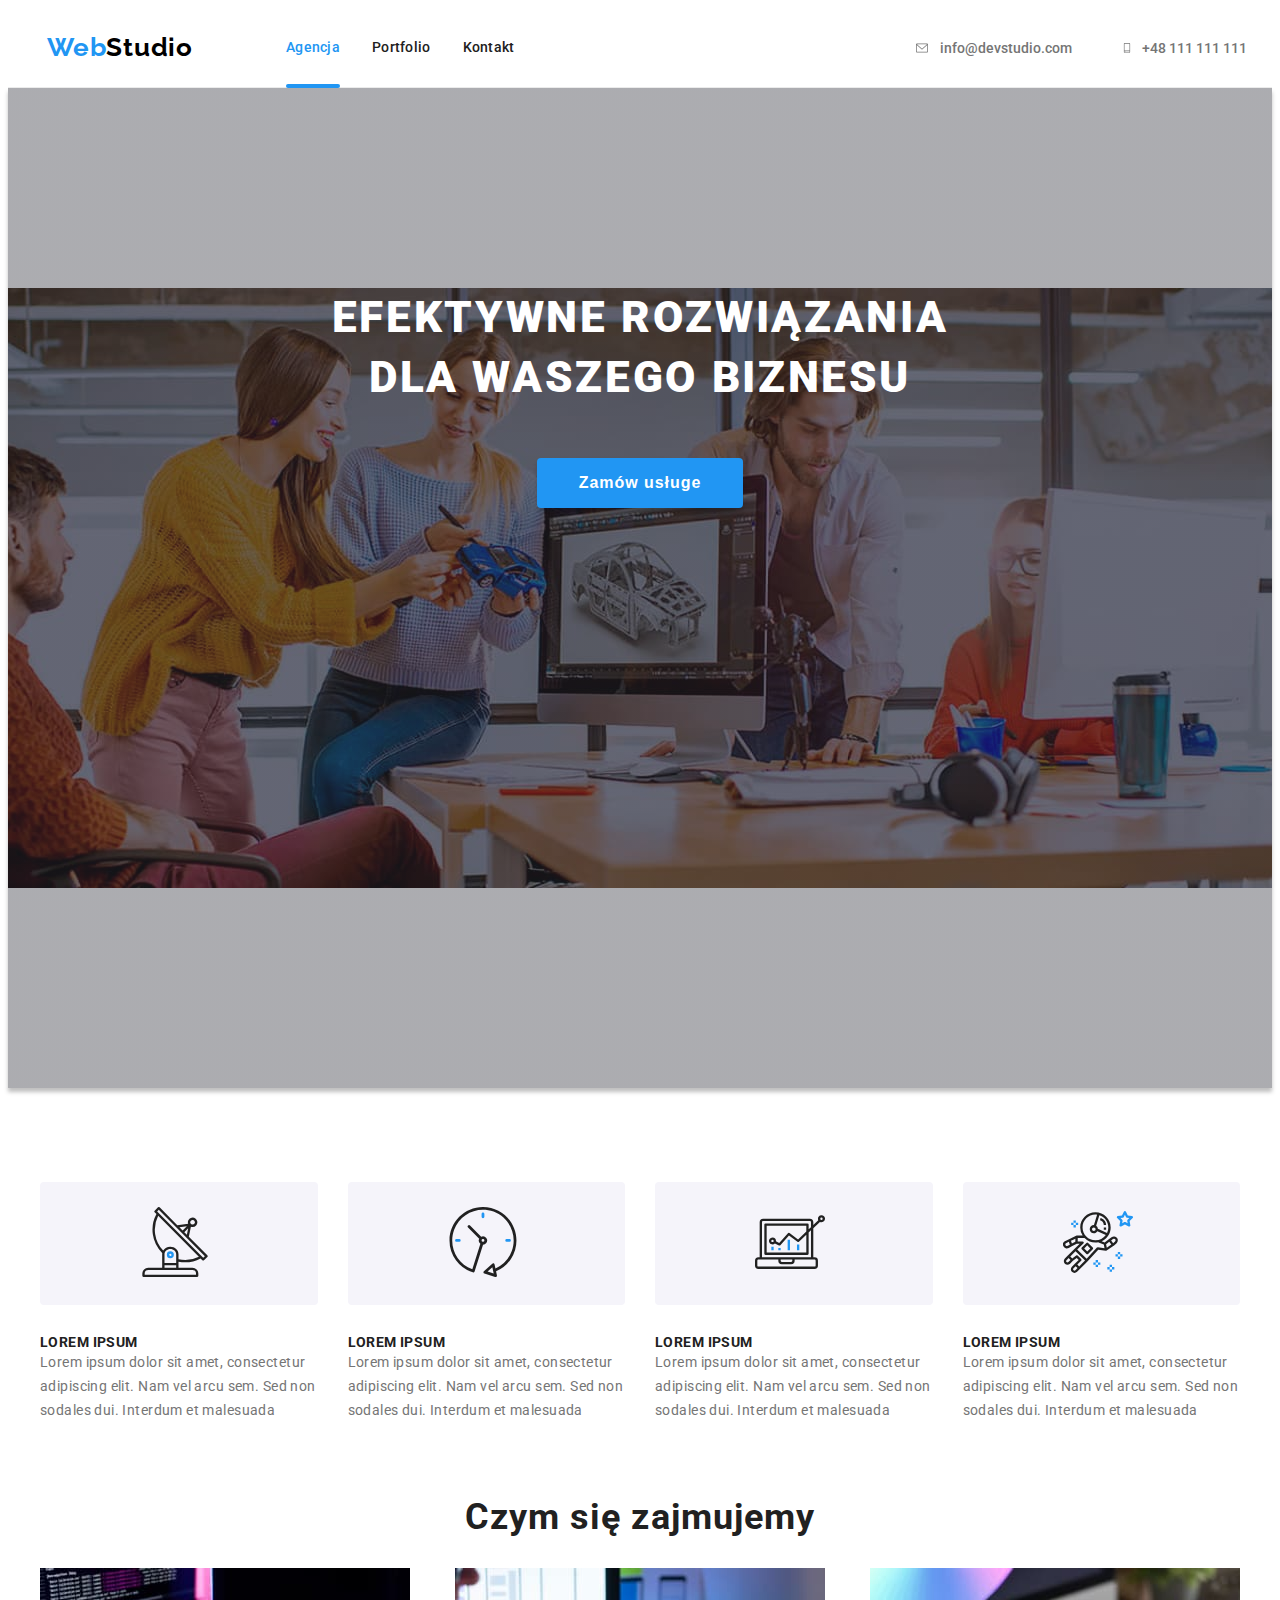
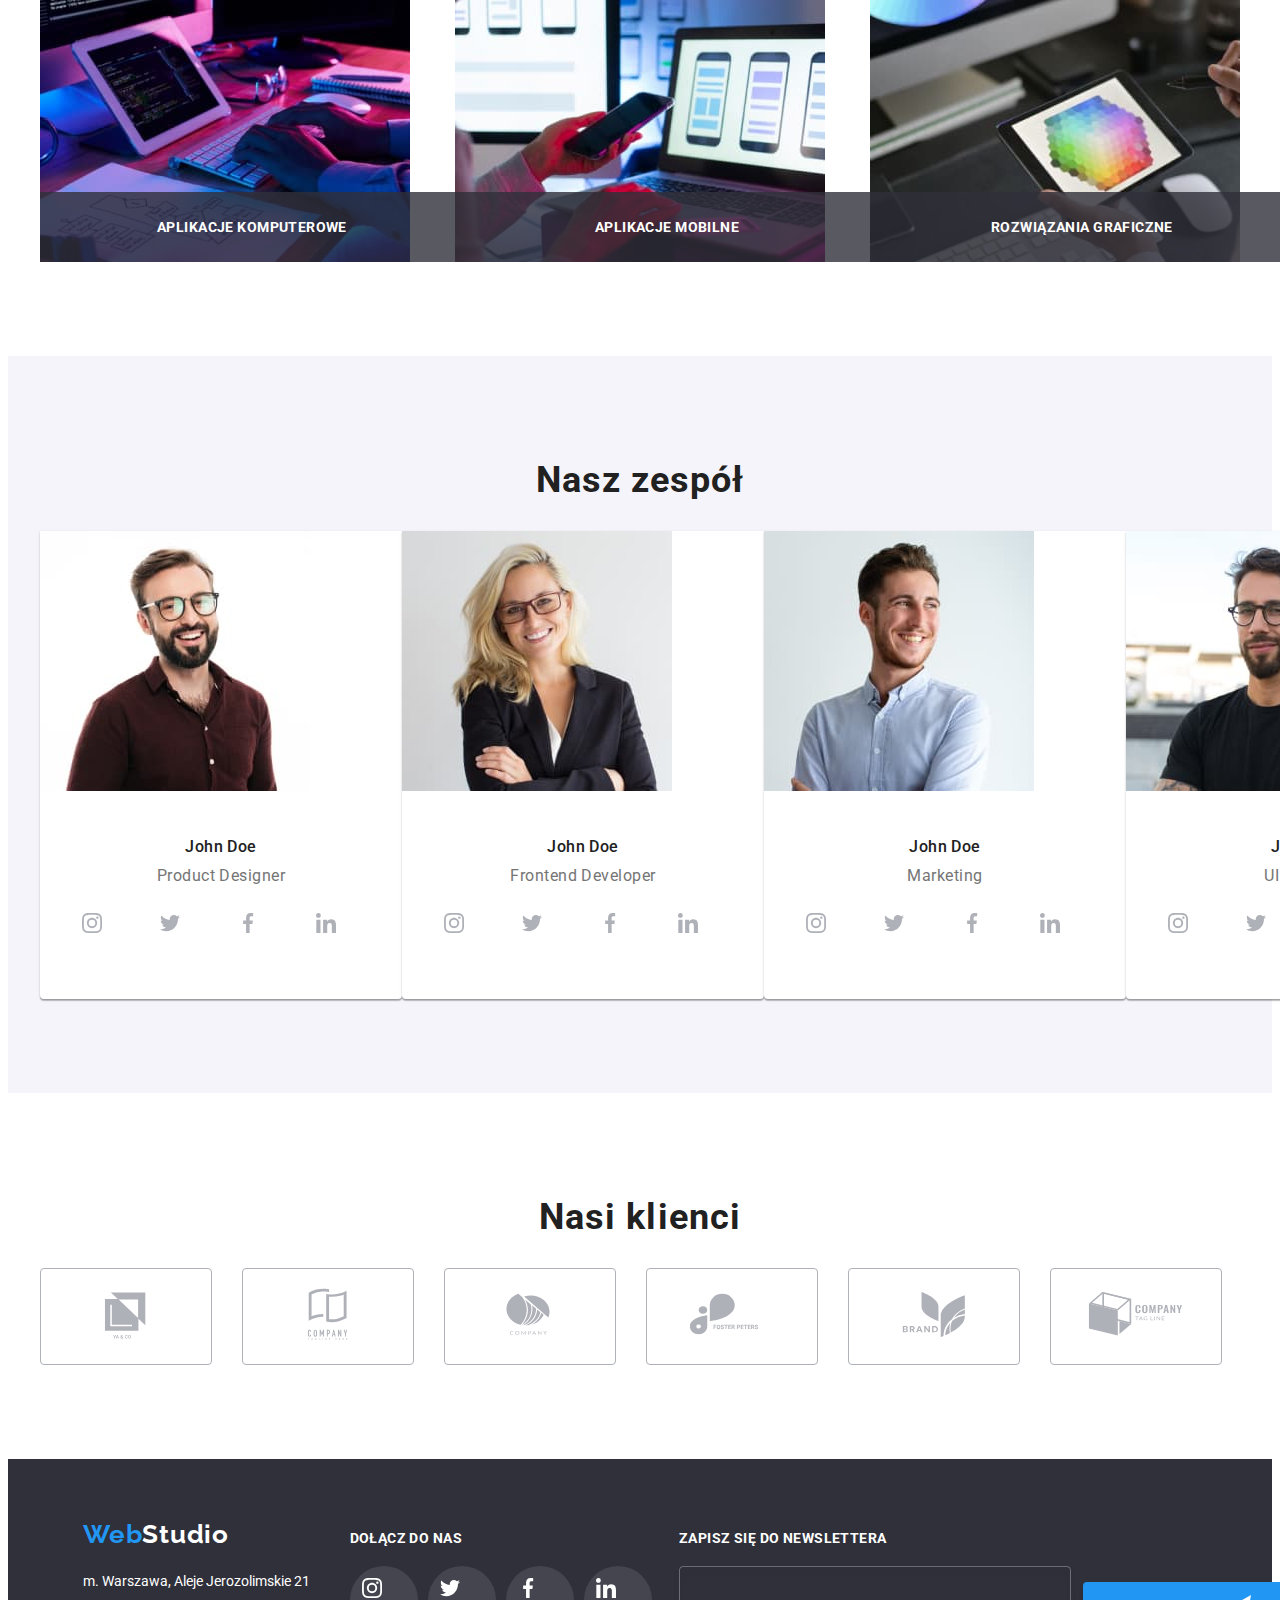
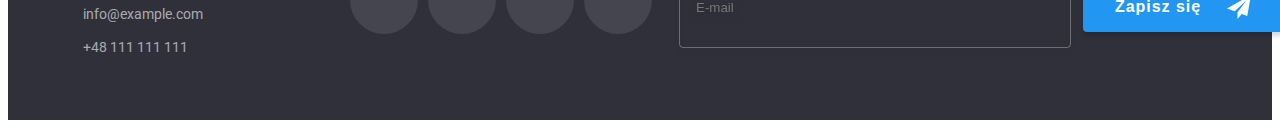
<file: index.html>
<!DOCTYPE html>
<html lang="pl">
  <head>
    <meta charset="UTF-8" />
    <meta http-equiv="X-UA-Compatible" content="IE=edge" />
    <meta name="viewport" content="width=device-width, initial-scale=1.0" />
    <link rel="preconnect" href="https://fonts.googleapis.com" />
    <link rel="preconnect" href="https://fonts.gstatic.com" crossorigin />
    <link
      href="https://fonts.googleapis.com/css2?family=Raleway:wght@700&family=Roboto:wght@400;500;700;900&display=swap"
      rel="stylesheet"
    />
    <link
      rel="stylesheet"
      href="https://cdnjs.cloudflare.com/ajax/libs/modern-normalize/1.1.0/modern-normalize.min.css"
      integrity="sha512-wpPYUAdjBVSE4KJnH1VR1HeZfpl1ub8YT/NKx4PuQ5NmX2tKuGu6U/JRp5y+Y8XG2tV+wKQpNHVUX03MfMFn9Q=="
      crossorigin="anonymous"
      referrerpolicy="no-referrer"
    />
    <link rel="stylesheet" href="css/styles.css" />
    <title>Studio</title>
  </head>
  <body>
    <header class="page-header">
      <div class="container">
        <div class="navbar">
          <a class="logo-text" href="./index.html"
            ><span class="logo-text-color">Web</span>Studio</a
          >
          <nav>
            <ul class="main-nav-list">
              <li class="main-nav-item">
                <a class="main-nav-link active" href="./index.html">Agencja</a>
              </li>
              <li class="main-nav-item">
                <a class="main-nav-link" href="./portfolio.html">Portfolio</a>
              </li>
              <li class="main-nav-item">
                <a class="main-nav-link" href="#">Kontakt</a>
              </li>
            </ul>
          </nav>

          <ul class="contact-link-list">
            <li class="contact-link-item">
              <a class="main-nav-contact-link" href="mailto:info@devstudio.com"
                ><svg class="contact-icon" width="16" height="12">
                  <use href="./images/icons.svg#icon-envelope"></use>
                </svg>
                info@devstudio.com</a
              >
            </li>
            <li class="contact-link-item">
              <a class="main-nav-contact-link" href="tel:+48111111111"
                ><svg class="contact-icon" width="10" height="16">
                  <use href="./images/icons.svg#icon-smartphone"></use>
                </svg>
                +48 111 111 111</a
              >
            </li>
          </ul>
        </div>
      </div>
    </header>
    <main>
      <!-- HERO -->
      <section class="hero-section">
        <div class="container">
          <h1 class="hero-heading">
            EFEKTYWNE ROZWIĄZANIA DLA WASZEGO BIZNESU
          </h1>
          <button
            data-modal-open
            class="button-style button-hero"
            type="button"
          >
            Zamów usługe
          </button>
        </div>
      </section>

      <!-- CZYM SIĘ ZAJMUJEMY -->
      <section class="section">
        <div class="container">
          <ul class="text-cards">
            <li class="text-card">
              <div class="box-icon">
                <svg class="icon-antenna" width="70" height="70">
                  <use href="./images/icons.svg#icon-antenna"></use>
                </svg>
              </div>

              <p class="card-title">LOREM IPSUM</p>
              <p class="card-text">
                Lorem ipsum dolor sit amet, consectetur adipiscing elit. Nam vel
                arcu sem. Sed non sodales dui. Interdum et malesuada
              </p>
            </li>
            <li class="text-card">
              <div class="box-icon">
                <svg class="icon-clock" width="70" height="70">
                  <use href="./images/icons.svg#icon-clock"></use>
                </svg>
              </div>
              <p class="card-title">LOREM IPSUM</p>
              <p class="card-text">
                Lorem ipsum dolor sit amet, consectetur adipiscing elit. Nam vel
                arcu sem. Sed non sodales dui. Interdum et malesuada
              </p>
            </li>
            <li class="text-card">
              <div class="box-icon">
                <svg class="icon-diagram" width="70" height="70">
                  <use href="./images/icons.svg#icon-diagram"></use>
                </svg>
              </div>
              <p class="card-title">LOREM IPSUM</p>
              <p class="card-text">
                Lorem ipsum dolor sit amet, consectetur adipiscing elit. Nam vel
                arcu sem. Sed non sodales dui. Interdum et malesuada
              </p>
            </li>
            <li class="text-card">
              <div class="box-icon">
                <svg class="icon-astronaut" width="70" height="70">
                  <use href="./images/icons.svg#icon-astronaut"></use>
                </svg>
              </div>
              <p class="card-title">LOREM IPSUM</p>
              <p class="card-text">
                Lorem ipsum dolor sit amet, consectetur adipiscing elit. Nam vel
                arcu sem. Sed non sodales dui. Interdum et malesuada
              </p>
            </li>
          </ul>

          <h2 class="section-heading">Czym się zajmujemy</h2>

          <div class="img-cards">
            <figure class="img-card-item">
              <img
                class="no-gap"
                src="images/work1.jpg"
                alt="Człowiek pisze na klawiaturze"
                width="370"
                height="294"
              />
              <figcaption>Aplikacje komputerowe</figcaption>
            </figure>
            <figure class="img-card-item">
              <img
                class="no-gap"
                src="images/work2.jpg"
                alt="Człowiek trzyma telefon"
                width="370"
                height="294"
              />
              <figcaption>Aplikacje mobilne</figcaption>
            </figure>
            <figure class="img-card-item">
              <img
                class="no-gap"
                src="images/work3.jpg"
                alt="Człowiek trzyma tablet"
                width="370"
                height="294"
              />
              <figcaption>Rozwiązania graficzne</figcaption>
            </figure>
          </div>
        </div>
      </section>
      <!-- NASZ ZESPÓŁ -->
      <section class="section staff">
        <div class="container">
          <h2 class="section-heading">Nasz zespół</h2>

          <div class="staff-cards">
            <figure class="staff-card-item">
              <img
                class="no-gap"
                src="images/our-staff1.jpg"
                alt="Mężczyzna w okularach"
                width="270"
                height="260"
              />
              <figcaption>
                <h3 class="staff-section-heading">John Doe</h3>
                <p class="staff-section-text">Product Designer</p>
                <ul class="social-links">
                  <li class="social-link-item">
                    <a class="social-icon-box" href="#">
                      <svg class="social-icon" width="20" height="20">
                        <use href="./images/icons.svg#icon-instagram"></use>
                      </svg>
                    </a>
                  </li>
                  <li class="social-link-item">
                    <a class="social-icon-box" href="#">
                      <svg class="social-icon" width="20" height="20">
                        <use href="./images/icons.svg#icon-twitter"></use>
                      </svg>
                    </a>
                  </li>
                  <li class="social-link-item">
                    <a class="social-icon-box" href="#">
                      <svg class="social-icon" width="20" height="20">
                        <use href="./images/icons.svg#icon-facebook"></use>
                      </svg>
                    </a>
                  </li>
                  <li class="social-link-item">
                    <a class="social-icon-box" href="#">
                      <svg class="social-icon" width="20" height="20">
                        <use href="./images/icons.svg#icon-linkedin"></use>
                      </svg>
                    </a>
                  </li>
                </ul>
              </figcaption>
            </figure>
            <figure class="staff-card-item">
              <img
                class="no-gap"
                src="images/our-staff2.jpg"
                alt="Kobieta w okularach"
                width="270"
                height="260"
              />
              <figcaption>
                <h3 class="staff-section-heading">John Doe</h3>
                <p class="staff-section-text">Frontend Developer</p>
                <ul class="social-links">
                  <li class="social-link-item">
                    <a class="social-icon-box" href="#">
                      <svg class="social-icon" width="20" height="20">
                        <use href="./images/icons.svg#icon-instagram"></use>
                      </svg>
                    </a>
                  </li>
                  <li class="social-link-item">
                    <a class="social-icon-box" href="#">
                      <svg class="social-icon" width="20" height="20">
                        <use href="./images/icons.svg#icon-twitter"></use>
                      </svg>
                    </a>
                  </li>
                  <li class="social-link-item">
                    <a class="social-icon-box" href="#">
                      <svg class="social-icon" width="20" height="20">
                        <use href="./images/icons.svg#icon-facebook"></use>
                      </svg>
                    </a>
                  </li>
                  <li class="social-link-item">
                    <a class="social-icon-box" href="#">
                      <svg class="social-icon" width="20" height="20">
                        <use href="./images/icons.svg#icon-linkedin"></use>
                      </svg>
                    </a>
                  </li>
                </ul>
              </figcaption>
            </figure>
            <figure class="staff-card-item">
              <img
                class="no-gap"
                src="images/our-staff3.jpg"
                alt="Mężczyzna w koszuli"
                width="270"
                height="260"
              />
              <figcaption>
                <h3 class="staff-section-heading">John Doe</h3>
                <p class="staff-section-text">Marketing</p>
                <ul class="social-links">
                  <li class="social-link-item">
                    <a class="social-icon-box" href="#">
                      <svg class="social-icon" width="20" height="20">
                        <use href="./images/icons.svg#icon-instagram"></use>
                      </svg>
                    </a>
                  </li>
                  <li class="social-link-item">
                    <a class="social-icon-box" href="#">
                      <svg class="social-icon" width="20" height="20">
                        <use href="./images/icons.svg#icon-twitter"></use>
                      </svg>
                    </a>
                  </li>
                  <li class="social-link-item">
                    <a class="social-icon-box" href="#">
                      <svg class="social-icon" width="20" height="20">
                        <use href="./images/icons.svg#icon-facebook"></use>
                      </svg>
                    </a>
                  </li>
                  <li class="social-link-item">
                    <a class="social-icon-box" href="#">
                      <svg class="social-icon" width="20" height="20">
                        <use href="./images/icons.svg#icon-linkedin"></use>
                      </svg>
                    </a>
                  </li>
                </ul>
              </figcaption>
            </figure>
            <figure class="staff-card-item">
              <img
                class="no-gap"
                src="images/our-staff4.jpg"
                alt="Zdjęcie John Doe"
                width="270"
                height="260"
              />
              <figcaption>
                <h3 class="staff-section-heading">John Doe</h3>
                <p class="staff-section-text">UI Designer</p>
                <ul class="social-links">
                  <li class="social-link-item">
                    <a class="social-icon-box" href="#">
                      <svg class="social-icon" width="20" height="20">
                        <use href="./images/icons.svg#icon-instagram"></use>
                      </svg>
                    </a>
                  </li>
                  <li class="social-link-item">
                    <a class="social-icon-box" href="#">
                      <svg class="social-icon" width="20" height="20">
                        <use href="./images/icons.svg#icon-twitter"></use>
                      </svg>
                    </a>
                  </li>
                  <li class="social-link-item">
                    <a class="social-icon-box" href="#">
                      <svg class="social-icon" width="20" height="20">
                        <use href="./images/icons.svg#icon-facebook"></use>
                      </svg>
                    </a>
                  </li>
                  <li class="social-link-item">
                    <a class="social-icon-box" href="#">
                      <svg class="social-icon" width="20" height="20">
                        <use href="./images/icons.svg#icon-linkedin"></use>
                      </svg>
                    </a>
                  </li>
                </ul>
              </figcaption>
            </figure>
          </div>
        </div>
      </section>
      <!-- NASI KLIENCI -->
      <section class="section">
        <div class="container">
          <h2 class="section-heading">Nasi klienci</h2>
          <ul class="list-our-clients">
            <li class="item-our-clients">
              <a class="link-our-clients" href="">
                <svg class="icon" width="106" height="60">
                  <use href="./images/icons.svg#icon-logo1"></use>
                </svg>
              </a>
            </li>
            <li class="item-our-clients">
              <a class="link-our-clients" href="">
                <svg class="icon" width="106" height="60">
                  <use href="./images/icons.svg#icon-logo2"></use>
                </svg>
              </a>
            </li>
            <li class="item-our-clients">
              <a class="link-our-clients" href="">
                <svg class="icon" width="106" height="60">
                  <use href="./images/icons.svg#icon-logo3"></use>
                </svg>
              </a>
            </li>
            <li class="item-our-clients">
              <a class="link-our-clients" href="">
                <svg class="icon" width="106" height="60">
                  <use href="./images/icons.svg#icon-logo4"></use>
                </svg>
              </a>
            </li>
            <li class="item-our-clients">
              <a class="link-our-clients" href="">
                <svg class="icon" width="106" height="60">
                  <use href="./images/icons.svg#icon-logo5"></use>
                </svg>
              </a>
            </li>
            <li class="item-our-clients">
              <a class="link-our-clients" href="">
                <svg class="icon" width="106" height="60">
                  <use href="./images/icons.svg#icon-logo6"></use>
                </svg>
              </a>
            </li>
          </ul>
        </div>
      </section>
    </main>
    <footer class="footer-section">
      <div class="container">
        <div class="page-footer">
          <div class="footer-address">
            <a class="logo-text footer-logo-text" href="index.html"
              ><span class="logo-text-color">Web</span>Studio</a
            >
            <address>
              <ul>
                <li class="footer-list-item">
                  <a
                    class="footer-links map-link"
                    href="https://goo.gl/maps/DFV8Tzm6335KVXMM9"
                    target="_blank"
                    >m. Warszawa, Aleje Jerozolimskie 21</a
                  >
                </li>
                <li class="footer-list-item">
                  <a class="footer-links" href="mailto:info@example.com"
                    >info@example.com</a
                  >
                </li>
                <li class="footer-list-item">
                  <a class="footer-links" href="tel:+48111111111"
                    >+48 111 111 111</a
                  >
                </li>
              </ul>
            </address>
          </div>
          <div class="footer-social-links">
            <p class="footer-text">Dołącz do nas</p>
            <ul class="social-links">
              <li class="social-link-item">
                <a class="social-icon-box" href="#">
                  <svg class="social-icon" width="20" height="20">
                    <use href="./images/icons.svg#icon-instagram"></use>
                  </svg>
                </a>
              </li>
              <li class="social-link-item">
                <a class="social-icon-box" href="#">
                  <svg class="social-icon" width="20" height="20">
                    <use href="./images/icons.svg#icon-twitter"></use>
                  </svg>
                </a>
              </li>
              <li class="social-link-item">
                <a class="social-icon-box" href="#">
                  <svg class="social-icon" width="20" height="20">
                    <use href="./images/icons.svg#icon-facebook"></use>
                  </svg>
                </a>
              </li>
              <li class="social-link-item">
                <a class="social-icon-box" href="#">
                  <svg class="social-icon" width="20" height="20">
                    <use href="./images/icons.svg#icon-linkedin"></use>
                  </svg>
                </a>
              </li>
            </ul>
          </div>
          <div class="footer-newsletter">
            <p class="footer-text">Zapisz się do newslettera</p>
            <form name="newsletter-form" autocomplete="on">
              <label>
                <input
                  type="email"
                  name="e-mail-newsletter"
                  placeholder="E-mail"
                  required
                />
              </label>
              <button class="button-newsletter" type="submit">
                Zapisz się
                <svg class="newsletter-icon" width="24" height="24">
                  <use href="./images/icons.svg#icon-send"></use>
                </svg>
              </button>
            </form>
          </div>
        </div>
      </div>
    </footer>

    <div class="backdrop is-hidden" data-modal>
      <div class="modal">
        <button class="modal-close" type="button" data-modal-close>
          &#10006;
        </button>
        <p class="form-title">Zostaw swoje dane w formularzu poniżej</p>
        <form class="form-container" name="order-form">
          <div class="input-container">
            <label for="client-name">Imię</label>
            <input id="client-name" type="text" name="name" />
            <svg class="icon-form" width="18" height="18">
              <use href="./images/icons.svg#icon-person"></use>
            </svg>
          </div>
          <div class="input-container">
            <label for="client-phone-number">Telefon</label>
            <input id="client-phone-number" type="tel" name="phone-number" />
            <svg class="icon-form" width="18" height="18">
              <use href="./images/icons.svg#icon-phone"></use>
            </svg>
          </div>
          <div class="input-container">
            <label for="client-email">E-mail</label>
            <input id="client-email" type="email" name="e-mail" />
            <svg class="icon-form" width="18" height="18">
              <use href="./images/icons.svg#icon-email"></use>
            </svg>
          </div>
          <label for="client-comment">Komentarz</label>
          <textarea
            id="client-comment"
            rows="8"
            placeholder="Wprowadź tekst"
          ></textarea>
          <div class="checkbox-field">
            <input
              id="terms-of-use"
              class="custom-input input-hidden"
              type="checkbox"
              name="terms-of-use"
              value="check"
            />
            <label class="checkbox" for="terms-of-use">
              Oświadczam iż akceptuję
              <a href="#">Regulamin</a>
              i
              <a href="#">Politykę Prywatności.</a>
            </label>
          </div>
          <button class="button-order" type="submit">Wyślij</button>
        </form>
      </div>
    </div>
    <script src="./js/modal.js"></script>
  </body>
</html>
</file>
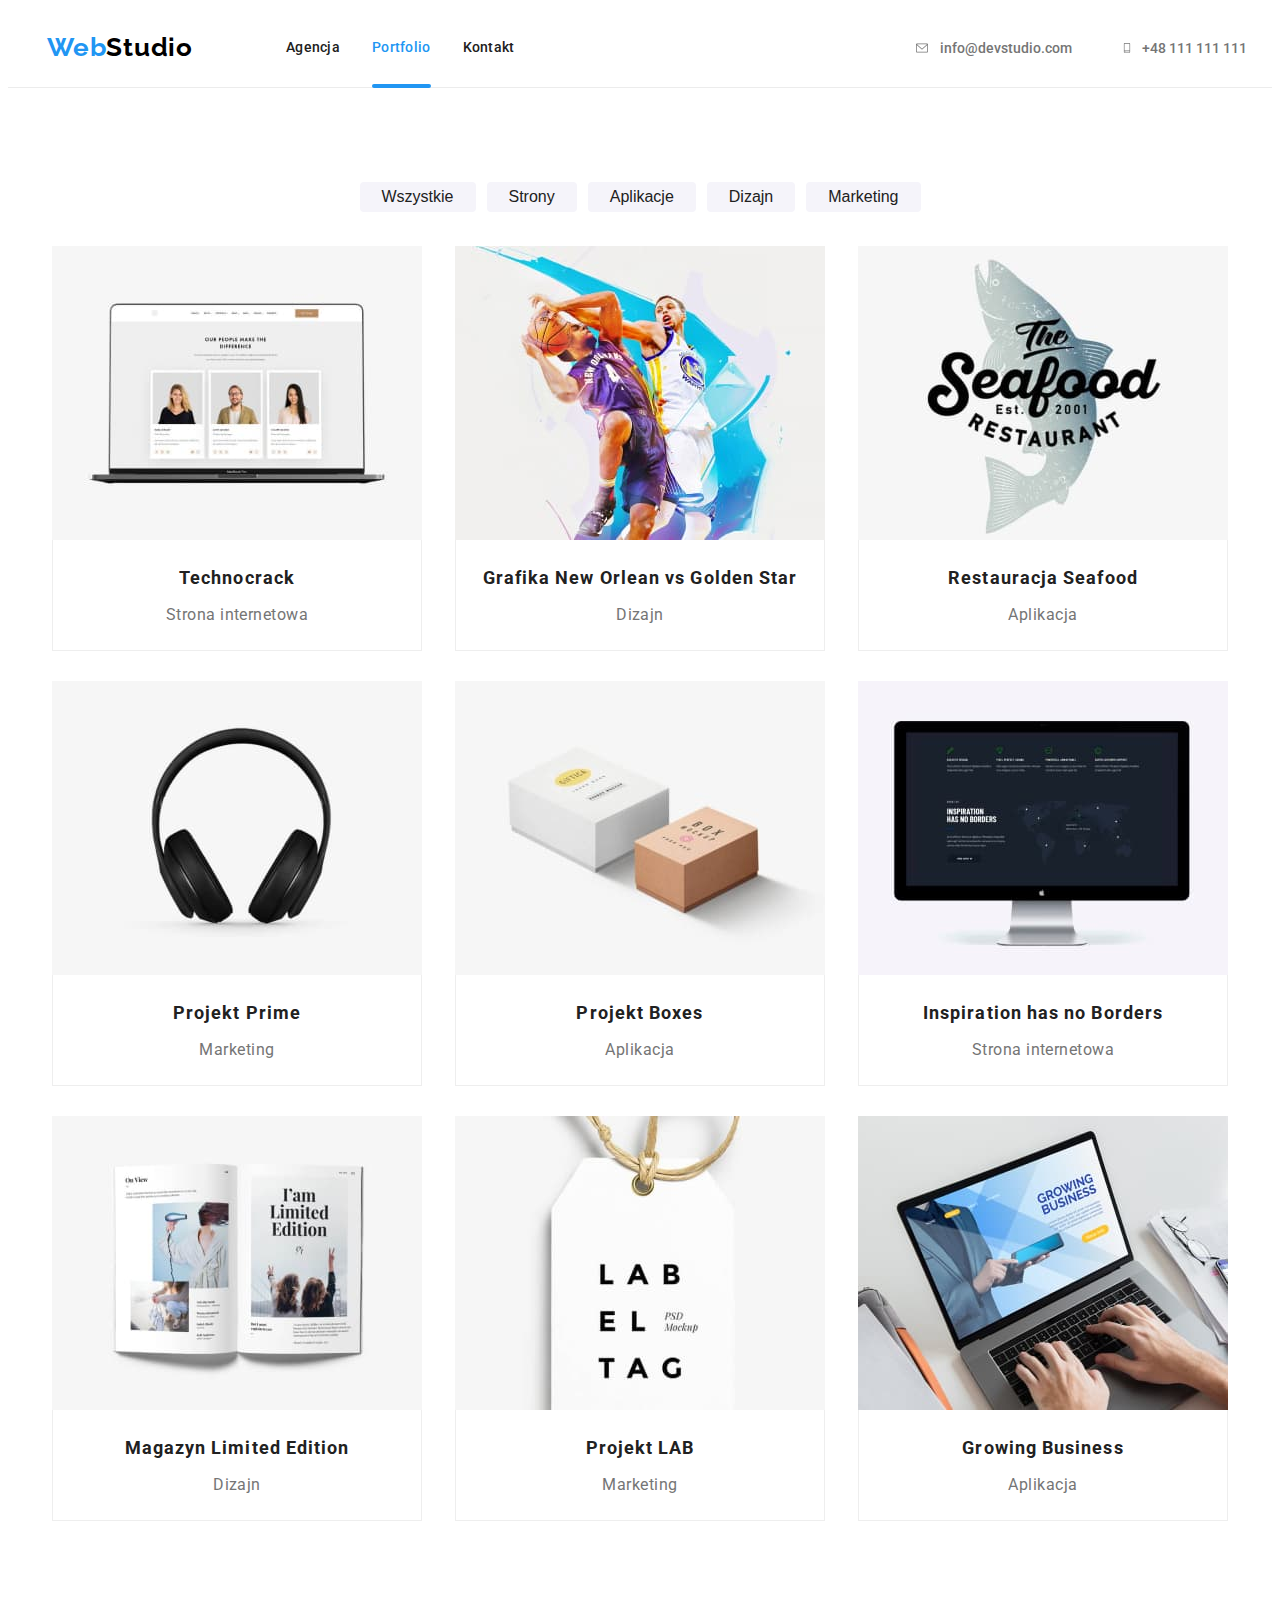
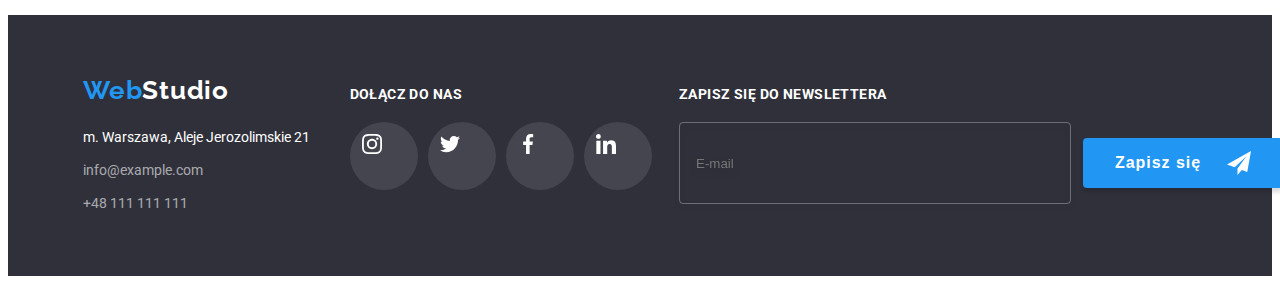
<file: portfolio.html>
<!DOCTYPE html>
<html lang="pl">
  <head>
    <meta charset="UTF-8" />
    <meta http-equiv="X-UA-Compatible" content="IE=edge" />
    <meta name="viewport" content="width=device-width, initial-scale=1.0" />
    <link rel="preconnect" href="https://fonts.googleapis.com" />
    <link rel="preconnect" href="https://fonts.gstatic.com" crossorigin />
    <link
      href="https://fonts.googleapis.com/css2?family=Raleway:wght@700&family=Roboto:wght@400;500;700;900&display=swap"
      rel="stylesheet"
    />
    <link
      rel="stylesheet"
      href="https://cdnjs.cloudflare.com/ajax/libs/modern-normalize/1.1.0/modern-normalize.min.css"
      integrity="sha512-wpPYUAdjBVSE4KJnH1VR1HeZfpl1ub8YT/NKx4PuQ5NmX2tKuGu6U/JRp5y+Y8XG2tV+wKQpNHVUX03MfMFn9Q=="
      crossorigin="anonymous"
      referrerpolicy="no-referrer"
    />
    <link rel="stylesheet" href="css/styles.css" />
    <title>Portfolio - Studio</title>
  </head>
  <body>
    <header class="page-header">
      <div class="container">
        <div class="navbar">
          <a class="logo-text" href="./index.html"
            ><span class="logo-text-color">Web</span>Studio</a
          >
          <nav>
            <ul class="main-nav-list">
              <li class="main-nav-item">
                <a class="main-nav-link" href="./index.html">Agencja</a>
              </li>
              <li class="main-nav-item">
                <a class="main-nav-link active" href="./portfolio.html"
                  >Portfolio</a
                >
              </li>
              <li class="main-nav-item">
                <a class="main-nav-link" href="#">Kontakt</a>
              </li>
            </ul>
          </nav>

          <ul class="contact-link-list">
            <li class="contact-link-item">
              <a class="main-nav-contact-link" href="mailto:info@devstudio.com"
                ><svg class="contact-icon" width="16" height="12">
                  <use href="./images/icons.svg#icon-envelope"></use>
                </svg>
                info@devstudio.com</a
              >
            </li>
            <li class="contact-link-item">
              <a class="main-nav-contact-link" href="tel:+48111111111"
                ><svg class="contact-icon" width="10" height="16">
                  <use href="./images/icons.svg#icon-smartphone"></use>
                </svg>
                +48 111 111 111</a
              >
            </li>
          </ul>
        </div>
      </div>
    </header>
    <main>
      <div class="section container">
        <div class="buttons">
          <button class="button-style button-portfolio" type="button">
            Wszystkie
          </button>
          <button class="button-style button-portfolio" type="button">
            Strony
          </button>
          <button class="button-style button-portfolio" type="button">
            Aplikacje
          </button>
          <button class="button-style button-portfolio" type="button">
            Dizajn
          </button>
          <button class="button-style button-portfolio" type="button">
            Marketing
          </button>
        </div>

        <div class="portfolio-cards">
          <figure class="portfolio-card-item">
            <div class="box">
              <img
                class="no-gap"
                src="images/portfolio1.jpg"
                alt="Laptop z wyświetloną stroną internetową"
                width="370"
                height="294"
              />
              <div class="overlay">
                <p>
                  Technocrack jest popularną platformą wykorzystywaną do
                  rozpowszechniania koronawirusa. Firmy wykorzystują tę
                  platformę do celów szpiegowskich i ataków na niezabezpieczone
                  serwery konkurencji
                </p>
              </div>
            </div>

            <figcaption class="portfolio-card-caption">
              <p class="portfolio-card-title">Technocrack</p>
              <p class="portfolio-card-text">Strona internetowa</p>
            </figcaption>
          </figure>
          <figure class="portfolio-card-item">
            <div class="box">
              <img
                class="no-gap"
                src="images/portfolio2.jpg"
                alt="Dwóch mężczyzn z piłką do koszykówki"
                width="370"
                height="294"
              />
              <div class="overlay">
                <p>
                  Technocrack jest popularną platformą wykorzystywaną do
                  rozpowszechniania koronawirusa. Firmy wykorzystują tę
                  platformę do celów szpiegowskich i ataków na niezabezpieczone
                  serwery konkurencji
                </p>
              </div>
            </div>
            <figcaption class="portfolio-card-caption">
              <p class="portfolio-card-title">
                Grafika New Orlean vs Golden Star
              </p>

              <p class="portfolio-card-text">Dizajn</p>
            </figcaption>
          </figure>
          <figure class="portfolio-card-item">
            <div class="box">
              <img
                class="no-gap"
                src="images/portfolio3.jpg"
                alt="Logo z tekstem i obrazem ryby"
                width="370"
                height="294"
              />
              <div class="overlay">
                <p>
                  Technocrack jest popularną platformą wykorzystywaną do
                  rozpowszechniania koronawirusa. Firmy wykorzystują tę
                  platformę do celów szpiegowskich i ataków na niezabezpieczone
                  serwery konkurencji
                </p>
              </div>
            </div>
            <figcaption class="portfolio-card-caption">
              <p class="portfolio-card-title">Restauracja Seafood</p>

              <p class="portfolio-card-text">Aplikacja</p>
            </figcaption>
          </figure>
          <figure class="portfolio-card-item">
            <div class="box">
              <img
                class="no-gap"
                src="images/portfolio4.jpg"
                alt="Słuchawki nauszne"
                width="370"
                height="294"
              />
              <div class="overlay">
                <p>
                  Technocrack jest popularną platformą wykorzystywaną do
                  rozpowszechniania koronawirusa. Firmy wykorzystują tę
                  platformę do celów szpiegowskich i ataków na niezabezpieczone
                  serwery konkurencji
                </p>
              </div>
            </div>
            <figcaption class="portfolio-card-caption">
              <p class="portfolio-card-title">Projekt Prime</p>
              <p class="portfolio-card-text">Marketing</p>
            </figcaption>
          </figure>
          <figure class="portfolio-card-item">
            <div class="box">
              <img
                class="no-gap"
                src="images/portfolio5.jpg"
                alt="Dwa pudełka"
                width="370"
                height="294"
              />
              <div class="overlay">
                <p>
                  Technocrack jest popularną platformą wykorzystywaną do
                  rozpowszechniania koronawirusa. Firmy wykorzystują tę
                  platformę do celów szpiegowskich i ataków na niezabezpieczone
                  serwery konkurencji
                </p>
              </div>
            </div>
            <figcaption class="portfolio-card-caption">
              <p class="portfolio-card-title">Projekt Boxes</p>
              <p class="portfolio-card-text">Aplikacja</p>
            </figcaption>
          </figure>
          <figure class="portfolio-card-item">
            <div class="box">
              <img
                class="no-gap"
                src="images/portfolio6.jpg"
                alt="Ekran komputera z wyświetloną stroną internetową"
                width="370"
                height="294"
              />
              <div class="overlay">
                <p>
                  Technocrack jest popularną platformą wykorzystywaną do
                  rozpowszechniania koronawirusa. Firmy wykorzystują tę
                  platformę do celów szpiegowskich i ataków na niezabezpieczone
                  serwery konkurencji
                </p>
              </div>
            </div>
            <figcaption class="portfolio-card-caption">
              <p class="portfolio-card-title">Inspiration has no Borders</p>

              <p class="portfolio-card-text">Strona internetowa</p>
            </figcaption>
          </figure>
          <figure class="portfolio-card-item">
            <div class="box">
              <img
                class="no-gap"
                src="images/portfolio7.jpg"
                alt="Otwarty magazyn"
                width="370"
                height="294"
              />
              <div class="overlay">
                <p>
                  Technocrack jest popularną platformą wykorzystywaną do
                  rozpowszechniania koronawirusa. Firmy wykorzystują tę
                  platformę do celów szpiegowskich i ataków na niezabezpieczone
                  serwery konkurencji
                </p>
              </div>
            </div>
            <figcaption class="portfolio-card-caption">
              <p class="portfolio-card-title">Magazyn Limited Edition</p>

              <p class="portfolio-card-text">Dizajn</p>
            </figcaption>
          </figure>
          <figure class="portfolio-card-item">
            <div class="box">
              <img
                class="no-gap"
                src="images/portfolio8.jpg"
                alt="Etykieta z napisem"
                width="370"
                height="294"
              />
              <div class="overlay">
                <p>
                  Technocrack jest popularną platformą wykorzystywaną do
                  rozpowszechniania koronawirusa. Firmy wykorzystują tę
                  platformę do celów szpiegowskich i ataków na niezabezpieczone
                  serwery konkurencji
                </p>
              </div>
            </div>
            <figcaption class="portfolio-card-caption">
              <p class="portfolio-card-title">Projekt LAB</p>

              <p class="portfolio-card-text">Marketing</p>
            </figcaption>
          </figure>
          <figure class="portfolio-card-item">
            <div class="box">
              <img
                class="no-gap"
                src="images/portfolio9.jpg"
                alt="Człowiek pisze na laptopie"
                width="370"
                height="294"
              />
              <div class="overlay">
                <p>
                  Technocrack jest popularną platformą wykorzystywaną do
                  rozpowszechniania koronawirusa. Firmy wykorzystują tę
                  platformę do celów szpiegowskich i ataków na niezabezpieczone
                  serwery konkurencji
                </p>
              </div>
            </div>
            <figcaption class="portfolio-card-caption">
              <p class="portfolio-card-title">Growing Business</p>
              <p class="portfolio-card-text">Aplikacja</p>
            </figcaption>
          </figure>
        </div>
      </div>
    </main>
    <footer class="footer-section">
      <div class="container">
        <div class="page-footer">
          <div class="footer-address">
            <a class="logo-text footer-logo-text" href="index.html"
              ><span class="logo-text-color">Web</span>Studio</a
            >
            <address>
              <ul>
                <li class="footer-list-item">
                  <a
                    class="footer-links map-link"
                    href="https://goo.gl/maps/DFV8Tzm6335KVXMM9"
                    target="_blank"
                    >m. Warszawa, Aleje Jerozolimskie 21</a
                  >
                </li>
                <li class="footer-list-item">
                  <a class="footer-links" href="mailto:info@example.com"
                    >info@example.com</a
                  >
                </li>
                <li class="footer-list-item">
                  <a class="footer-links" href="tel:+48111111111"
                    >+48 111 111 111</a
                  >
                </li>
              </ul>
            </address>
          </div>
          <div class="footer-social-links">
            <p class="footer-text">Dołącz do nas</p>
            <ul class="social-links">
              <li class="social-link-item">
                <a class="social-icon-box" href="#">
                  <svg class="social-icon" width="20" height="20">
                    <use href="./images/icons.svg#icon-instagram"></use>
                  </svg>
                </a>
              </li>
              <li class="social-link-item">
                <a class="social-icon-box" href="#">
                  <svg class="social-icon" width="20" height="20">
                    <use href="./images/icons.svg#icon-twitter"></use>
                  </svg>
                </a>
              </li>
              <li class="social-link-item">
                <a class="social-icon-box" href="#">
                  <svg class="social-icon" width="20" height="20">
                    <use href="./images/icons.svg#icon-facebook"></use>
                  </svg>
                </a>
              </li>
              <li class="social-link-item">
                <a class="social-icon-box" href="#">
                  <svg class="social-icon" width="20" height="20">
                    <use href="./images/icons.svg#icon-linkedin"></use>
                  </svg>
                </a>
              </li>
            </ul>
          </div>
          <div class="footer-newsletter">
            <p class="footer-text">Zapisz się do newslettera</p>
            <form name="newsletter-form" autocomplete="on">
              <label>
                <input
                  type="email"
                  name="e-mail-newsletter"
                  placeholder="E-mail"
                  required
                />
              </label>
              <button class="button-newsletter" type="submit">
                Zapisz się
                <svg class="newsletter-icon" width="24" height="24">
                  <use href="./images/icons.svg#icon-send"></use>
                </svg>
              </button>
            </form>
          </div>
        </div>
      </div>
    </footer>
  </body>
</html>
</file>
<file: css/styles.css>
:root {
  --brand-color: #2196f3;
  --background-color: #2f303a;
  --text-color: #212121;
  --font-color-light-gray: #757575;
  --color-light-gray: #f5f4fa;
  --shift: cubic-bezier(0.4, 0, 0.2, 1);
}

body {
  font-family: "Roboto", sans-serif;
  font-size: 14px;
  color: var(--text-color);
}

ul {
  list-style-type: none;
  margin: 0;
  padding: 0;
}

p {
  margin: 0;
}

h1 {
  margin: 0;
}

.container {
  width: 1200px;
  margin: 0 auto;
  padding: 0 15px;
}

.page-header {
  border-bottom: 1px solid #ececec;
  background-color: #fff;
  padding: 24px;
}

.section {
  padding: 94px 0;
}

/* MAIN NAVIGATION LIST */

.navbar {
  display: flex;
  align-items: center;
  justify-content: flex-start;
}

.main-nav-list {
  display: flex;
}

.main-nav-item {
  margin-right: 32px;
}

.main-nav-item:last-child {
  margin-right: 0;
}

/* CONTACT LINK IN MAIN NAVIGATION */

.contact-link-list {
  display: flex;
  align-items: center;
  margin-left: auto;
}

.contact-link-item:not(:last-child) {
  margin-right: 50px;
}

.contact-link-item {
  display: flex;
  align-items: center;
}

/* LOGO STYLE */

.logo-text {
  font-family: "Raleway";
  font-weight: 700;
  font-size: 26px;
  line-height: 1.2;
  letter-spacing: 0.03em;
  color: #000000;
  text-decoration: none;
  margin-right: 93px;
}

.logo-text-color {
  color: var(--brand-color);
}

/* LINKS STYLE */

.main-nav-link {
  color: var(--text-color);
  text-decoration: none;
  font-weight: 500;
  font-size: 14px;
  line-height: 1.1;
  letter-spacing: 0.02em;
}

.active {
  color: var(--brand-color);
}

.active {
  position: relative;
}

.active:after {
  display: block;
  content: "";
  height: 4px;
  background-color: var(--brand-color);
  border-radius: 2px;
  position: absolute;
  width: 100%;
  top: 45px;
}

/* add transition to links in main navigation */
.main-nav-link,
.main-nav-contact-link {
  transition: color 250ms var(--shift);
}

.main-nav-link:hover,
.main-nav-link:focus,
.main-nav-contact-link:hover,
.main-nav-contact-link:focus {
  color: var(--brand-color);
}

.main-nav-contact-link {
  color: var(--font-color-light-gray);
  font-weight: 500;
  text-decoration: none;
  display: flex;
  align-items: center;
}

.contact-icon {
  margin-right: 10px;
  fill: var(--font-color-light-gray);
  transition: fill 250ms var(--shift);
}

.main-nav-contact-link:hover .contact-icon {
  fill: var(--brand-color);
}

/* HERO SECTION */

.hero-section {
  background-color: var(--background-color);
  box-shadow: 0px 4px 4px rgba(0, 0, 0, 0.25);
  background: linear-gradient(rgba(47, 48, 58, 0.4), rgba(47, 48, 58, 0.4)),
    url(../images/hero.jpg) no-repeat;
  background-size: cover, 1600px;
  background-position: 50% 50%;
  padding: 200px 0;
  height: 600px;
}

.hero-heading {
  font-weight: 900;
  font-size: 44px;
  line-height: 1.36;
  text-align: center;
  letter-spacing: 0.06em;
  text-transform: uppercase;
  color: #ffffff;
  width: 696px;
  margin: 0 auto;
  margin-bottom: 50px;
}

.hero-section .container {
  text-align: center;
}

/* BUTTON STYLE */

.button-style {
  border-radius: 4px;
  border: 0;
  font-size: 16px;
}

.button-hero {
  box-shadow: 0px 4px 4px rgba(0, 0, 0, 0.15);
  padding: 10px 42px;
  font-weight: 700;
  line-height: 1.875;
  letter-spacing: 0.06em;
  color: #ffffff;
  background: var(--brand-color);
}

.buttons {
  margin-bottom: 34px;
  text-align: center;
}

.button-portfolio {
  padding: 6px 22px;
  font-weight: 500;
  margin-right: 8px;
  color: var(--text-color);
  background: var(--color-light-gray);
}

.button-portfolio:last-child {
  margin-right: 0;
}

/* add transition to buttons */

.button-hero,
.button-portfolio {
  transition: color 250ms var(--shift), background 250ms var(--shift),
    box-shadow 250ms var(--shift);
}

.button-hero:hover,
.button-hero:focus {
  color: var(--text-color);
  background: var(--color-light-gray);
  box-shadow: 0px 3px 1px rgba(0, 0, 0, 0.1), 0px 1px 2px rgba(0, 0, 0, 0.08),
    0px 2px 2px rgba(0, 0, 0, 0.12);
  cursor: pointer;
}

.button-portfolio:hover,
.button-portfolio:focus {
  color: #ffffff;
  background: var(--brand-color);
  box-shadow: 0px 3px 1px rgba(0, 0, 0, 0.1), 0px 1px 2px rgba(0, 0, 0, 0.08),
    0px 2px 2px rgba(0, 0, 0, 0.12);
  cursor: pointer;
}

/* PORTFOLIO */

/* .portfolio-cards {
  display: flex;
  flex-wrap: wrap;
  margin: 0 auto;
  justify-content: center;
} */

.portfolio-cards {
  text-align: center;
}

.portfolio-card-item {
  margin: 15px;
  display: inline-block;
  transition: box-shadow 250ms var(--shift);
}

.portfolio-card-item:hover .overlay {
  transform: translateY(0);
}

.portfolio-card-item .box {
  overflow: hidden;
  position: relative;
}

.overlay {
  position: absolute;
  width: 100%;
  height: 100%;
  bottom: 0;
  left: 0;
  transform: translateY(100%);
  background: rgba(33, 150, 243, 0.9);
  text-align: left;
  transition: transform 250ms ease;
  visibility: hidden;
}

.overlay p {
  font-weight: 400;
  font-size: 18px;
  line-height: 1.56;
  letter-spacing: 0.03em;
  color: #ffffff;
  padding: 49px 45px 0 24px;
}

.portfolio-card-item:hover .overlay {
  transform: translateY(0);
  visibility: visible;
  cursor: pointer;
}

.portfolio-card-item:hover {
  box-shadow: 0px 1px 1px rgba(0, 0, 0, 0.12), 0px 4px 4px rgba(0, 0, 0, 0.06),
    1px 4px 6px rgba(0, 0, 0, 0.16);
}

.portfolio-card-item:nth-of-type(3n + 1) {
  margin-left: 0;
}

.portfolio-card-item:nth-of-type(3n) {
  margin-right: 0;
}

.portfolio-card-item:nth-last-of-type(-n + 3) {
  margin-bottom: 0;
}

.portfolio-card-item:nth-of-type(-n + 3) {
  margin-top: 0;
}

.portfolio-card-caption {
  padding: 20px 24px;
  border-right: 1px solid #eeeeee;
  border-bottom: 1px solid #eeeeee;
  border-left: 1px solid #eeeeee;
}

.portfolio-card-caption p:first-child {
  margin-bottom: 4px;
}

.portfolio-card-title {
  font-weight: 700;
  font-size: 18px;
  line-height: 2;
  letter-spacing: 0.06em;
  color: var(--text-color);
}

.portfolio-card-text {
  font-size: 16px;
  line-height: 1.875;
  letter-spacing: 0.03em;
  color: var(--font-color-light-gray);
}

/* MAIN SECTION */

.text-cards {
  display: flex;
  justify-content: space-between;
  margin-bottom: 94px;
}

.text-card {
  margin-right: 30px;
}

.text-card:last-child {
  margin-right: 0;
}

.card-title {
  font-weight: 700;
  font-size: 14px;
  line-height: 1.14;
  letter-spacing: 0.03em;
  text-transform: uppercase;
  color: var(--text-color);
}

.card-text {
  line-height: 1.71;
  letter-spacing: 0.03em;
  color: var(--font-color-light-gray);
}

.img-cards {
  display: flex;
  justify-content: space-between;
}

/* .img-card-items {
  margin: 0;
} */

.img-card-item {
  position: relative;
}

.img-card-item figcaption {
  background-color: rgba(47, 48, 58, 0.8);
  color: #ffffff;
  line-height: 1.15;
  text-transform: uppercase;
  position: absolute;
  bottom: 0;
  width: 100%;
  text-align: center;
  padding: 27px;
  font-weight: 700;
  letter-spacing: 0.03em;
}

.img-card-item,
.staff-card-item {
  margin: 0;
}

.no-gap {
  display: block;
}

.box-icon {
  background-color: var(--color-light-gray);
  border-radius: 4px;
  padding: 25px 100px;
  margin-bottom: 30px;
}

.section-heading {
  font-weight: 700;
  font-size: 36px;
  line-height: 1.16px;
  text-align: center;
  letter-spacing: 0.03em;
  color: var(--text-color);
  margin-bottom: 50px;
}

.staff {
  background-color: var(--color-light-gray);
}

.staff-cards {
  display: flex;
  justify-content: space-between;
}

.staff-card-item {
  box-shadow: 0px 1px 3px rgba(0, 0, 0, 0.12), 0px 1px 1px rgba(0, 0, 0, 0.14),
    0px 2px 1px rgba(0, 0, 0, 0.2);
  border-radius: 0px 0px 4px 4px;
  background-color: #fff;
}

.staff-card-item figcaption {
  padding: 30px;
}

.staff-card-item h3 {
  margin-bottom: 10px;
}

.staff-section-heading {
  font-weight: 500;
  font-size: 16px;
  line-height: 1.1875;
  text-align: center;
  letter-spacing: 0.03em;
  color: var(--text-color);
}

.staff-section-text {
  font-size: 16px;
  line-height: 1.1875;
  text-align: center;
  letter-spacing: 0.03em;
  color: var(--font-color-light-gray);
  margin-bottom: 16px;
}

/* SOCIAL ICONS */

.social-links {
  display: flex;
  justify-content: center;
}

.social-link-item:not(:last-child) {
  margin-right: 10px;
}

.social-icon-box {
  width: 44px;
  height: 44px;
  border-radius: 50%;
  padding: 12px;
  display: block;
  transition: background-color 250ms var(--shift);
}

.staff-cards .social-icon {
  fill: #afb1b8;
}

.footer-social-links .social-icon-box {
  background-color: rgba(255, 255, 255, 0.1);
}

.footer-social-links .social-icon {
  fill: #fff;
}

/* add transition to buttons */
.staff-cards .social-icon,
.footer-social-links .social-icon {
  transition: fill 250ms var(--shift);
}

.social-icon-box:hover .social-icon {
  fill: #fff;
}

.social-icon-box:hover {
  background-color: var(--brand-color);
}

/* NASI KLIENCI */

.list-our-clients {
  display: flex;
  justify-content: space-between;
}

.item-our-clients {
  border: 1px solid #afb1b8;
  border-radius: 4px;
  margin-right: 30px;
  transition: border-color 250ms var(--shift);
}

.icon {
  fill: #afb1b8;
  transition: fill 250ms var(--shift);
}

.item-our-clients:hover {
  border-color: var(--brand-color);
}

.link-our-clients {
  cursor: pointer;
  display: block;
  padding: 16px 32px;
}

.item-our-clients:hover .icon {
  fill: var(--brand-color);
}

/* FOOTER SECTION */

.footer-section {
  background-color: var(--background-color);
  padding: 60px;
}

.footer-logo-text {
  color: #ffffff;
  display: block;
  margin-bottom: 20px;
}

.footer-list-item {
  margin-bottom: 9px;
}

.footer-list-item:last-child {
  margin-bottom: 0;
}

.footer-links {
  color: #ffffff99;
  text-decoration: none;
  font-style: normal;
  line-height: 1.71;
}

.footer-links:hover {
  color: #ffffff99;
  text-decoration: underline;
}

.map-link {
  color: #ffffff;
}

.page-footer {
  display: flex;
  align-items: baseline;
  justify-content: space-between;
}

.footer-text {
  text-transform: uppercase;
  color: #fff;
  font-weight: 700;
  letter-spacing: 0.03em;
  margin-bottom: 20px;
}

/* NEWSLETTER FORM */
.footer-newsletter form {
  display: flex;
  align-items: center;
  text-align: center;
}
.footer-newsletter input {
  height: 50px;
  width: 358px;
  border: 1px solid rgba(255, 255, 255, 0.3);
  filter: drop-shadow(0px 4px 4px rgba(0, 0, 0, 0.15));
  border-radius: 4px;
  background-color: transparent;
  padding: 15px 16px;
  margin-right: 12px;
  outline: none;
  transition: border-color 250ms var(--shift), box-shadow 250ms var(--shift);
  color: #fff;
}

.footer-newsletter input:focus,
.footer-newsletter input:hover {
  border-color: var(--brand-color);
  box-shadow: 0px 4px 4px rgba(0, 0, 0, 0.15);
}

.button-newsletter,
.button-order {
  width: 200px;
  height: 50px;
  border-radius: 4px;
  border: 0;
  font-weight: 700;
  font-size: 16px;
  line-height: 1.88;
  letter-spacing: 0.06em;
  color: #fff;
  background: var(--brand-color);
  box-shadow: 0px 4px 4px rgba(0, 0, 0, 0.15);

  transition: background 250ms var(--shift), color 250ms var(--shift),
    box-shadow 250ms var(--shift);
}

.button-newsletter {
  display: flex;
  align-items: center;
  text-align: center;
  justify-content: space-evenly;
}

.button-order {
  display: block;
  margin: auto;
}

.button-newsletter:hover,
.button-newsletter:focus,
.button-order:hover,
.button-order:focus {
  background-color: #1976d2;
  box-shadow: 4px 4px 4px rgba(0, 0, 0, 0.3);
  color: #fff;
  cursor: pointer;
}

.newsletter-icon {
  fill: #fff;
  transition: fill 250ms var(--shift);
}

.button-newsletter:hover .newsletter-icon,
.button-newsletter:active .newsletter-icon {
  fill: #fff;
}

/* MODAL */
.backdrop {
  position: fixed;
  left: 0;
  top: 0;
  width: 100%;
  height: 100%;
  background: rgba(0, 0, 0, 0.2);
  transition: opacity 500ms ease, visibility 500ms ease;
}

.is-hidden {
  opacity: 0;
  visibility: hidden;
  pointer-events: none;
}

.modal {
  position: relative;
  top: 50%;
  left: 50%;
  transform: translate(-50%, -50%);
  width: 528px;
  min-height: 581px;
  background: #ffffff;
  box-shadow: 0px 1px 3px rgba(0, 0, 0, 0.12), 0px 1px 1px rgba(0, 0, 0, 0.14),
    0px 2px 1px rgba(0, 0, 0, 0.2);
  border-radius: 4px;
  transition: transform 500ms ease;
  padding: 40px;
}

.modal-close {
  position: absolute;
  top: 8px;
  right: 8px;
  width: 30px;
  height: 30px;
  background: #ffffff;
  border: 1px solid rgba(0, 0, 0, 0.1);
  border-radius: 50%;
  cursor: pointer;
  padding: 6px;
}

.is-hidden .modal {
  transform: translate(-50%, 100%);
  /* transform: scale(0); */
}

/* ORDER FORM */

.form-title {
  font-weight: 700;
  font-size: 20px;
  line-height: 1.15;
  text-align: center;
  letter-spacing: 0.03em;
  margin-bottom: 12px;
}

.input-container {
  position: relative;
}

.icon-form {
  position: absolute;
  left: 12px;
  width: 18px;
  height: 18px;
  transform: translatey(60%);
  fill: var(--text-color);
}

.form-container label {
  display: block;
  margin-bottom: 4px;
  font-size: 12px;
  line-height: 1.16;
  letter-spacing: 0.01em;
  color: var(--font-color-light-gray);
}

.input-container input,
.form-container textarea {
  width: 100%;
  border: 1px solid rgba(33, 33, 33, 0.2);
  border-radius: 4px;
  font-size: 12px;
  outline: none;
  transition: border 250ms var(--shift);
}

.input-container input {
  margin-bottom: 10px;
  height: 40px;
  padding: 12px 12px 12px 42px;
}

.form-container textarea {
  resize: none;
  margin-bottom: 20px;
  padding: 12px 16px;
}

.form-container textarea::placeholder {
  line-height: 1.16;
  letter-spacing: 0.01em;
  color: rgba(117, 117, 117, 0.5);
}

.input-container input:hover,
.input-container input:focus,
.form-container textarea:hover,
.form-container textarea:focus {
  border-color: var(--brand-color);
  outline: none;
  border: 1px solid var(--brand-color);
}

.input-container input:focus + .icon-form,
.input-container input:hover + .icon-form {
  fill: var(--brand-color);
}

label.checkbox {
  font-size: 14px;
  line-height: 1.71;
  letter-spacing: 0.03em;
  color: var(--font-color-light-gray);
  margin: auto 0;
}

label.checkbox a {
  color: var(--brand-color);
  text-decoration: underline;
  transition: color 250ms var(--shift);
}

label.checkbox a:hover {
  color: #1976d2;
  text-decoration: none;
}

.checkbox-field {
  position: relative;
  display: flex;
  justify-content: center;
  margin-bottom: 30px;
}

.custom-input {
  width: 16px;
  height: 15px;
  margin: auto 0;
  margin-right: 8px;
  display: inline-block;
  position: relative;
  background-color: #fff;
  background-image: url("data:image/svg+xml;charset=utf8,%3Csvg xmlns='http://www.w3.org/2000/svg' width='16' height='15' fill='none'%3E%3Cpath fill='%23212121' d='M14.222 1.667v11.666H1.778V1.667h12.444Zm0-1.667H1.778C.8 0 0 .75 0 1.667v11.666C0 14.25.8 15 1.778 15h12.444C15.2 15 16 14.25 16 13.333V1.667C16 .75 15.2 0 14.222 0Z'/%3E%3C/svg%3E");
  background-position: center;
  background-size: 16px 15px;
  background-repeat: no-repeat;
  transition: background-color 250ms var(--shift);
}

.custom-input:checked {
  background-color: var(--brand-color);
  background-image: url("data:image/svg+xml;charset=utf8,%3Csvg xmlns='http://www.w3.org/2000/svg' width='13' height='10' fill='none'%3E%3Cpath fill='%23fff' stroke='%23fff' stroke-width='.2' d='m1.957 4.752-.069-.066-.069.065-.888.842-.076.072.076.073 3.496 3.334.069.066.069-.066 7.504-7.158.076-.073-.076-.072-.882-.841-.069-.066-.069.066-6.553 6.246-2.539-2.422Z'/%3E%3C/svg%3E");
  background-position: center;
  background-size: 11px 8px;
  background-repeat: no-repeat;
  border-radius: 2px;
}

.input-hidden {
  -moz-appearance: none;
  -webkit-appearance: none;
  appearance: none;
  outline: none;
}
</file>
